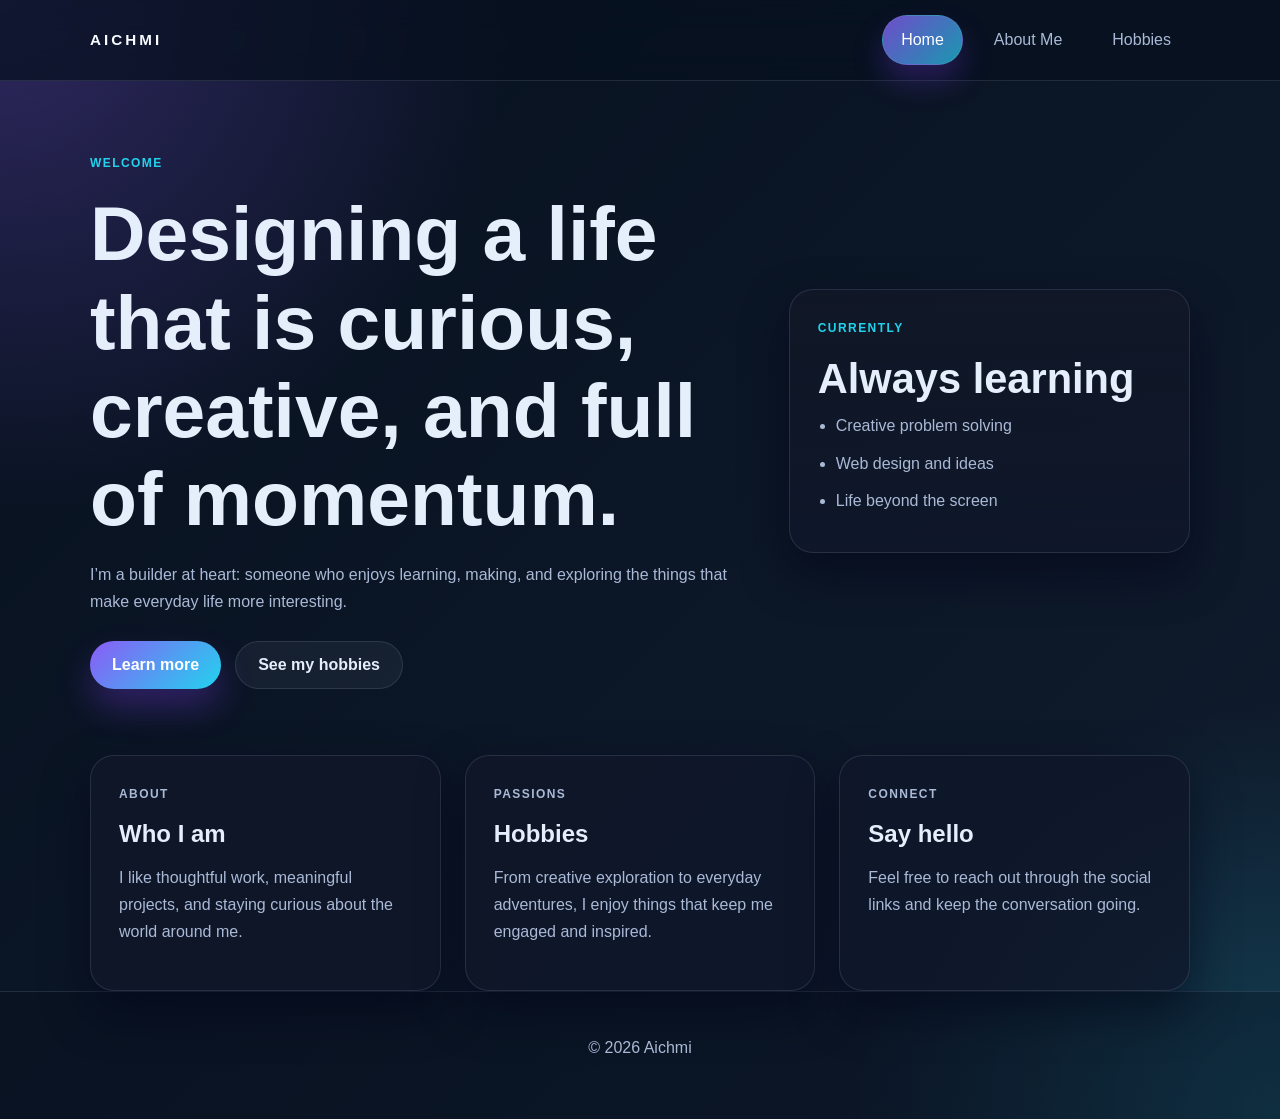
<file: index.html>
<!DOCTYPE html>
<html lang="en">
<head>
    <meta charset="UTF-8" />
    <meta name="viewport" content="width=device-width, initial-scale=1.0" />
    <title>Home - My Website</title>
    <link rel="stylesheet" href="./Styles/styles.css" />
</head>
<body>
    <header class="site-header">
        <div class="container nav-bar">
            <div class="brand">Aichmi</div>
            <nav aria-label="Main navigation">
                <ul class="nav-list">
                    <li><a class="active" href="./index.html">Home</a></li>
                    <li><a href="./about_me.html">About Me</a></li>
                    <li><a href="./hobbies.html">Hobbies</a></li>
                </ul>
            </nav>
        </div>
    </header>

    <main class="container">
        <section class="hero">
            <div class="hero-copy">
                <p class="eyebrow">Welcome</p>
                <h1>Designing a life that is curious, creative, and full of momentum.</h1>
                <p class="lead">
                    I’m a builder at heart: someone who enjoys learning, making, and exploring the
                    things that make everyday life more interesting.
                </p>
                <div class="button-row">
                    <a class="button primary" href="./about_me.html">Learn more</a>
                    <a class="button secondary" href="./hobbies.html">See my hobbies</a>
                </div>
            </div>

            <aside class="hero-card">
                <p class="badge">Currently</p>
                <h2>Always learning</h2>
                <ul class="mini-list">
                    <li>Creative problem solving</li>
                    <li>Web design and ideas</li>
                    <li>Life beyond the screen</li>
                </ul>
            </aside>
        </section>

        <section class="feature-grid" aria-label="Highlights">
            <article class="card">
                <p class="card-tag">About</p>
                <h3>Who I am</h3>
                <p>I like thoughtful work, meaningful projects, and staying curious about the world around me.</p>
            </article>

            <article class="card">
                <p class="card-tag">Passions</p>
                <h3>Hobbies</h3>
                <p>From creative exploration to everyday adventures, I enjoy things that keep me engaged and inspired.</p>
            </article>

            <article class="card">
                <p class="card-tag">Connect</p>
                <h3>Say hello</h3>
                <p>Feel free to reach out through the social links and keep the conversation going.</p>
            </article>
        </section>
    </main>

    <footer class="site-footer">
        <div class="container footer-inner">
            <p>© 2026 Aichmi</p>
        </div>
    </footer>
</body>
</html>
</file>
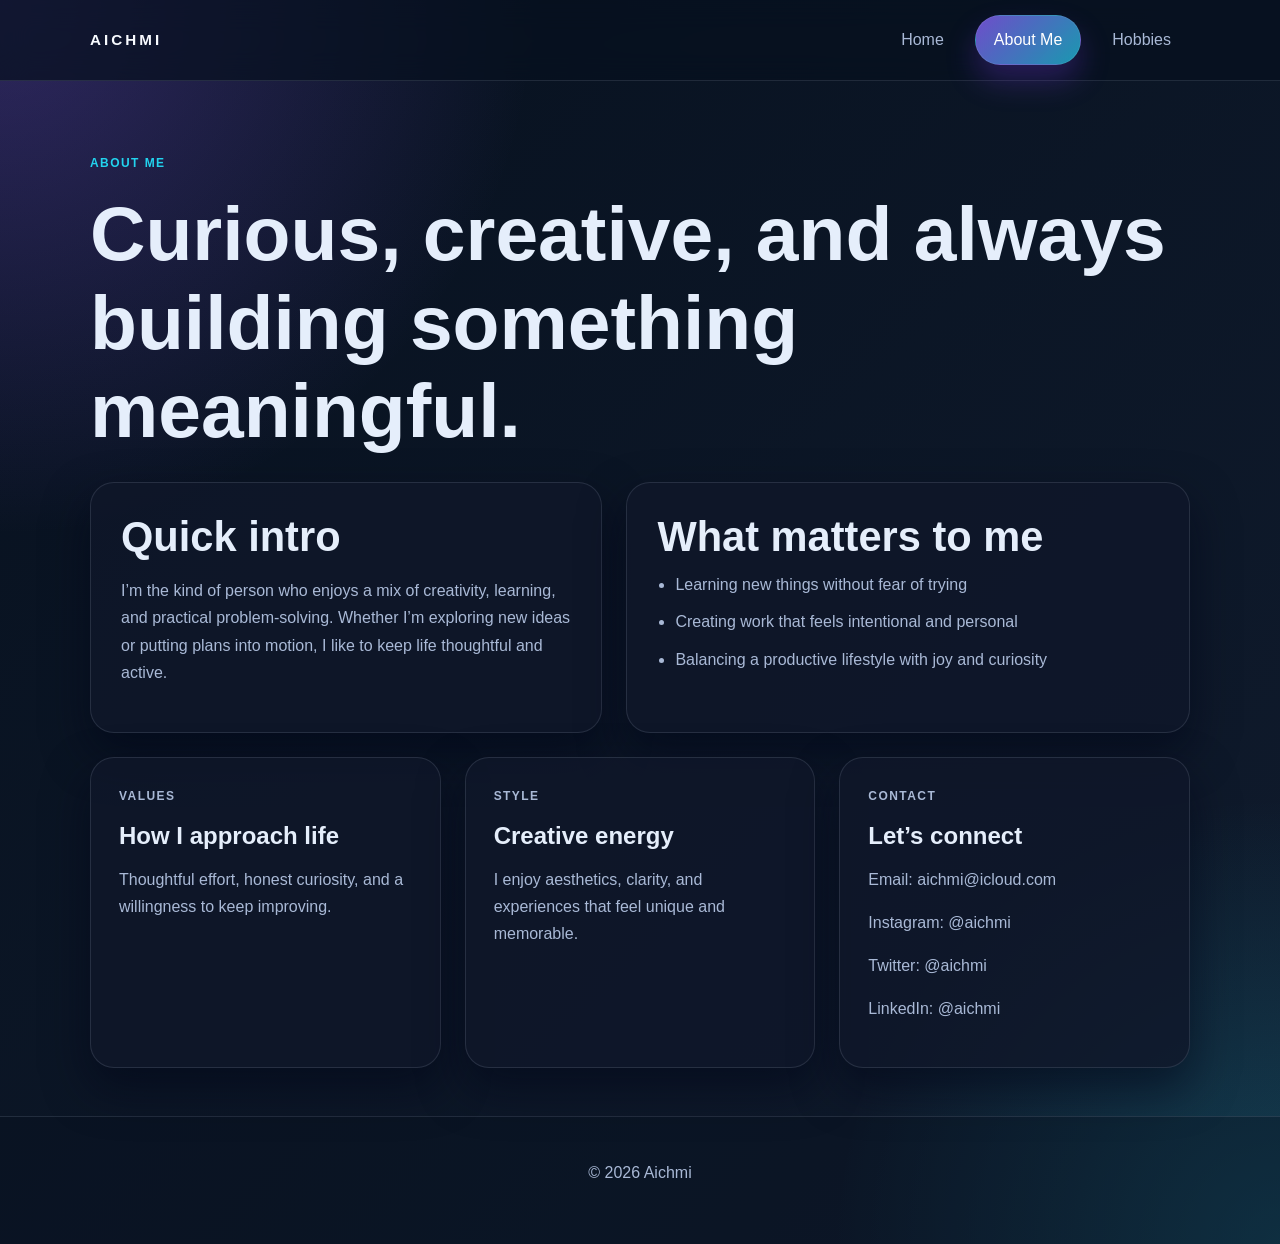
<file: about_me.html>
<!DOCTYPE html>
<html lang="en">
<head>
    <meta charset="UTF-8" />
    <meta name="viewport" content="width=device-width, initial-scale=1.0" />
    <title>About Me - My Website</title>
    <link rel="stylesheet" href="./Styles/styles.css" />
</head>
<body>
    <header class="site-header">
        <div class="container nav-bar">
            <div class="brand">Aichmi</div>
            <nav aria-label="Main navigation">
                <ul class="nav-list">
                    <li><a href="./index.html">Home</a></li>
                    <li><a class="active" href="./about_me.html">About Me</a></li>
                    <li><a href="./hobbies.html">Hobbies</a></li>
                </ul>
            </nav>
        </div>
    </header>

    <main class="container page-content">
        <section class="page-intro">
            <p class="eyebrow">About me</p>
            <h1>Curious, creative, and always building something meaningful.</h1>
        </section>

        <section class="two-column">
            <div class="card profile-card">
                <h2>Quick intro</h2>
                <p>
                    I’m the kind of person who enjoys a mix of creativity, learning, and practical
                    problem-solving. Whether I’m exploring new ideas or putting plans into motion,
                    I like to keep life thoughtful and active.
                </p>
            </div>

            <div class="card details-card">
                <h2>What matters to me</h2>
                <ul class="detail-list">
                    <li>Learning new things without fear of trying</li>
                    <li>Creating work that feels intentional and personal</li>
                    <li>Balancing a productive lifestyle with joy and curiosity</li>
                </ul>
            </div>
        </section>

        <section class="info-grid">
            <article class="info-card">
                <p class="card-tag">Values</p>
                <h3>How I approach life</h3>
                <p>Thoughtful effort, honest curiosity, and a willingness to keep improving.</p>
            </article>

            <article class="info-card">
                <p class="card-tag">Style</p>
                <h3>Creative energy</h3>
                <p>I enjoy aesthetics, clarity, and experiences that feel unique and memorable.</p>
            </article>

            <article class="info-card">
                <p class="card-tag">Contact</p>
                <h3>Let’s connect</h3>
                <p>Email: aichmi@icloud.com</p>
                <p>Instagram: @aichmi</p>
                <p>Twitter: @aichmi</p>
                <p>LinkedIn: @aichmi</p>
            </article>
        </section>
    </main>

    <footer class="site-footer">
        <div class="container footer-inner">
            <p>© 2026 Aichmi</p>
        </div>
    </footer>
</body>
</html>
</file>
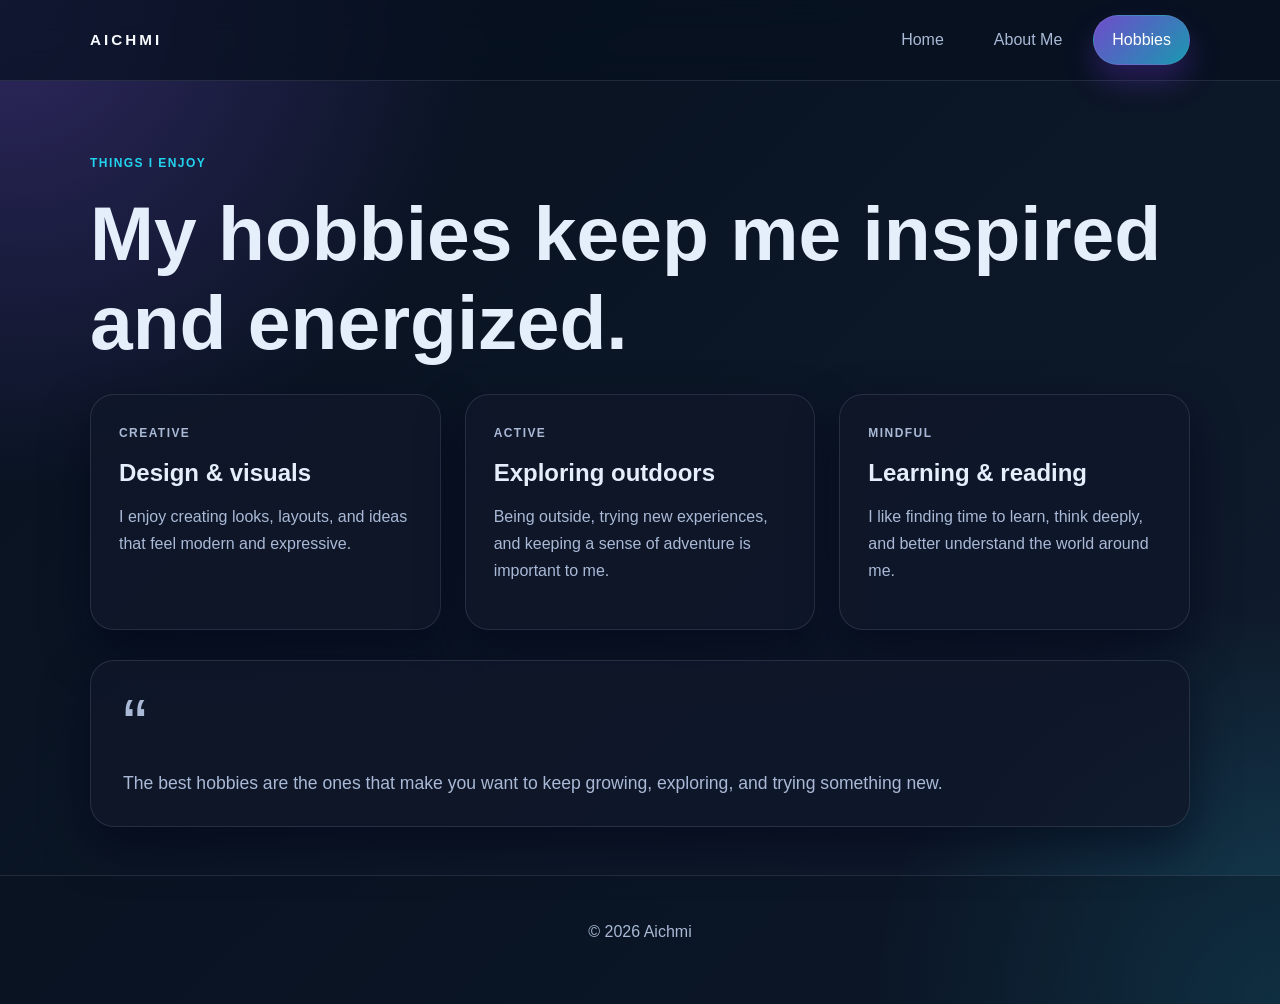
<file: hobbies.html>
<!DOCTYPE html>
<html lang="en">
<head>
    <meta charset="UTF-8" />
    <meta name="viewport" content="width=device-width, initial-scale=1.0" />
    <title>Hobbies - My Website</title>
    <link rel="stylesheet" href="./Styles/styles.css" />
</head>
<body>
    <header class="site-header">
        <div class="container nav-bar">
            <div class="brand">Aichmi</div>
            <nav aria-label="Main navigation">
                <ul class="nav-list">
                    <li><a href="./index.html">Home</a></li>
                    <li><a href="./about_me.html">About Me</a></li>
                    <li><a class="active" href="./hobbies.html">Hobbies</a></li>
                </ul>
            </nav>
        </div>
    </header>

    <main class="container page-content">
        <section class="page-intro">
            <p class="eyebrow">Things I enjoy</p>
            <h1>My hobbies keep me inspired and energized.</h1>
        </section>

        <section class="feature-grid">
            <article class="card">
                <p class="card-tag">Creative</p>
                <h3>Design & visuals</h3>
                <p>I enjoy creating looks, layouts, and ideas that feel modern and expressive.</p>
            </article>

            <article class="card">
                <p class="card-tag">Active</p>
                <h3>Exploring outdoors</h3>
                <p>Being outside, trying new experiences, and keeping a sense of adventure is important to me.</p>
            </article>

            <article class="card">
                <p class="card-tag">Mindful</p>
                <h3>Learning & reading</h3>
                <p>I like finding time to learn, think deeply, and better understand the world around me.</p>
            </article>
        </section>

        <section class="card quote-card">
            <p class="quote-mark">“</p>
            <p class="quote-text">
                The best hobbies are the ones that make you want to keep growing, exploring, and trying something new.
            </p>
        </section>
    </main>

    <footer class="site-footer">
        <div class="container footer-inner">
            <p>© 2026 Aichmi</p>
        </div>
    </footer>
</body>
</html>
</file>
<file: Styles/styles.css>
:root {
    --bg: #07111f;
    --bg-2: #101b2d;
    --panel: rgba(15, 23, 42, 0.8);
    --panel-strong: rgba(17, 24, 39, 0.95);
    --line: rgba(148, 163, 184, 0.18);
    --text: #e5eefb;
    --muted: #a9b9d6;
    --accent: #8b5cf6;
    --accent-2: #22d3ee;
    --accent-3: #f472b6;
    --shadow: 0 20px 45px rgba(2, 6, 23, 0.55);
}

* {
    box-sizing: border-box;
}

html {
    scroll-behavior: smooth;
}

body {
    margin: 0;
    font-family: "Segoe UI", Tahoma, Geneva, Verdana, sans-serif;
    background:
        radial-gradient(circle at top left, rgba(139, 92, 246, 0.3), transparent 30%),
        radial-gradient(circle at bottom right, rgba(34, 211, 238, 0.2), transparent 25%),
        linear-gradient(135deg, var(--bg), var(--bg-2));
    color: var(--text);
    line-height: 1.7;
}

a {
    color: inherit;
    text-decoration: none;
}

img {
    max-width: 100%;
    display: block;
}

.container {
    width: min(1100px, calc(100% - 32px));
    margin: 0 auto;
}

.site-header {
    position: sticky;
    top: 0;
    z-index: 20;
    border-bottom: 1px solid var(--line);
    background: rgba(7, 17, 31, 0.7);
    backdrop-filter: blur(15px);
}

.nav-bar {
    display: flex;
    align-items: center;
    justify-content: space-between;
    min-height: 80px;
    gap: 20px;
}

.brand {
    font-size: 0.95rem;
    font-weight: 800;
    letter-spacing: 0.2em;
    text-transform: uppercase;
    color: #f8fbff;
}

.nav-list {
    list-style: none;
    display: flex;
    align-items: center;
    gap: 12px;
    margin: 0;
    padding: 0;
}

.nav-list a {
    display: inline-flex;
    align-items: center;
    justify-content: center;
    padding: 10px 18px;
    border-radius: 999px;
    color: var(--muted);
    border: 1px solid transparent;
    transition: 0.2s ease;
}

.nav-list a:hover,
.nav-list a.active {
    color: white;
    background: linear-gradient(135deg, rgba(139, 92, 246, 0.8), rgba(34, 211, 238, 0.7));
    box-shadow: 0 16px 30px rgba(124, 58, 237, 0.28);
    border-color: rgba(255, 255, 255, 0.08);
}

.hero,
.page-content {
    padding-top: 72px;
    padding-bottom: 48px;
}

.hero {
    display: grid;
    grid-template-columns: 1.5fr 0.9fr;
    align-items: center;
    gap: 30px;
    min-height: 560px;
}

.eyebrow,
.card-tag,
.badge {
    margin: 0 0 16px;
    font-size: 0.75rem;
    letter-spacing: 0.12em;
    text-transform: uppercase;
    color: var(--accent-2);
    font-weight: 700;
}

h1,
h2,
h3 {
    margin-top: 0;
    line-height: 1.15;
}

h1 {
    font-size: clamp(2.8rem, 6vw, 5rem);
    margin-bottom: 18px;
}

h2 {
    font-size: clamp(1.7rem, 4vw, 2.6rem);
    margin-bottom: 10px;
}

h3 {
    font-size: 1.5rem;
    margin-bottom: 10px;
}

.lead,
.card p,
.info-card p,
.profile-card p,
.details-card li,
.quote-text {
    color: var(--muted);
}

.button-row {
    display: flex;
    flex-wrap: wrap;
    gap: 14px;
    margin-top: 26px;
}

.button {
    display: inline-flex;
    align-items: center;
    justify-content: center;
    min-height: 48px;
    padding: 0 22px;
    border-radius: 999px;
    font-weight: 700;
    transition: transform 0.2s ease, box-shadow 0.2s ease;
}

.button:hover {
    transform: translateY(-2px);
}

.button.primary {
    color: white;
    background: linear-gradient(135deg, var(--accent), var(--accent-2));
    box-shadow: 0 18px 34px rgba(124, 58, 237, 0.32);
}

.button.secondary {
    background: rgba(148, 163, 184, 0.08);
    border: 1px solid var(--line);
    color: var(--text);
}

.card,
.info-card,
.hero-card,
.profile-card,
.details-card {
    background: var(--panel);
    border: 1px solid var(--line);
    border-radius: 24px;
    box-shadow: var(--shadow);
}

.hero-card {
    padding: 28px;
    background: linear-gradient(180deg, rgba(17, 24, 39, 0.92), rgba(15, 23, 42, 0.75));
}

.mini-list,
.detail-list {
    margin: 0;
    padding-left: 18px;
    color: var(--muted);
}

.mini-list li,
.detail-list li {
    margin-bottom: 10px;
}

.feature-grid,
.info-grid {
    display: grid;
    grid-template-columns: repeat(3, minmax(0, 1fr));
    gap: 24px;
    margin-top: 18px;
}

.card,
.info-card {
    padding: 28px;
}

.page-intro {
    margin-bottom: 28px;
}

.two-column {
    display: grid;
    grid-template-columns: 1fr 1.1fr;
    gap: 24px;
    margin-bottom: 24px;
}

.profile-card,
.details-card {
    padding: 30px;
}

.quote-card {
    margin-top: 30px;
    padding: 28px 32px;
    position: relative;
    overflow: hidden;
}

.quote-mark {
    margin: 0;
    font-size: 4.5rem;
    line-height: 1;
    color: rgba(34, 211, 238, 0.7);
}

.quote-text {
    margin-top: 8px;
    margin-bottom: 0;
    font-size: 1.1rem;
}

.site-footer {
    border-top: 1px solid var(--line);
    padding: 26px 0 42px;
    background: rgba(7, 17, 31, 0.35);
}

.footer-inner {
    display: flex;
    justify-content: center;
    align-items: center;
    color: var(--muted);
}

@media (max-width: 760px) {
    .nav-bar {
        flex-direction: column;
        justify-content: center;
        padding: 18px 0;
    }

    .nav-list {
        flex-wrap: wrap;
        justify-content: center;
    }

    .hero,
    .two-column,
    .feature-grid,
    .info-grid {
        grid-template-columns: 1fr;
    }

    .hero {
        padding-top: 48px;
    }

    h1 {
        font-size: 2.5rem;
    }
}
</file>
